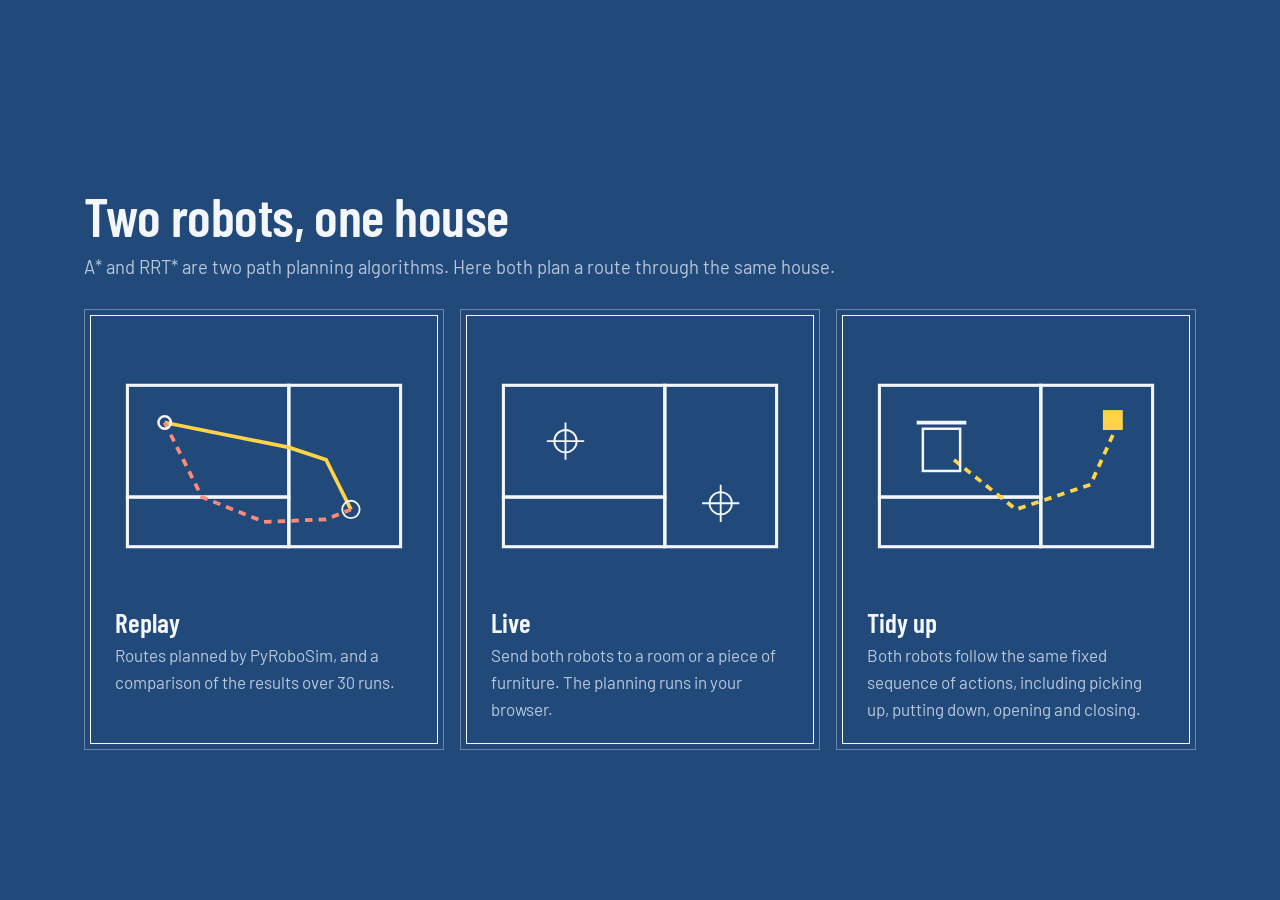
<file: web/index.html>
<!doctype html>
<html lang="en">
<head>
<meta charset="utf-8">
<meta name="viewport" content="width=device-width, initial-scale=1">
<meta name="color-scheme" content="dark">
<meta name="darkreader-lock">
<title>Two robots, one house: A* vs RRT*</title>
<link rel="preconnect" href="https://fonts.googleapis.com">
<link rel="preconnect" href="https://fonts.gstatic.com" crossorigin>
<link href="https://fonts.googleapis.com/css2?family=Barlow:ital,wght@0,400;0,500;0,600;1,400&family=Barlow+Condensed:wght@500;600&display=swap" rel="stylesheet">
<link rel="icon" href="favicon.svg" type="image/svg+xml">
<link rel="apple-touch-icon" href="favicon.png">
<link rel="stylesheet" href="style.css">
</head>
<body class="start">

<header>
  <h1>Two robots, one house</h1>
  <p>A* and RRT* are two path planning algorithms. Here both plan a route through the same house.</p>
</header>

<main>
  <div class="modes">
    <a class="mode" href="replay.html">
      <svg viewBox="0 0 240 150" aria-hidden="true">
        <rect x="10" y="10" width="130" height="90" fill="none" stroke="currentColor" stroke-width="2.5"/>
        <rect x="140" y="10" width="90" height="130" fill="none" stroke="currentColor" stroke-width="2.5"/>
        <rect x="10" y="100" width="130" height="40" fill="none" stroke="currentColor" stroke-width="2.5"/>
        <path d="M40 40 L140 60 L170 70 L190 110" fill="none" stroke="#ffd447" stroke-width="3"/>
        <path d="M40 40 L70 100 L120 120 L170 118 L190 110" fill="none" stroke="#ff8a7a" stroke-width="3" stroke-dasharray="6 5"/>
        <circle cx="40" cy="40" r="5" fill="none" stroke="currentColor" stroke-width="2"/>
        <circle cx="190" cy="110" r="7" fill="none" stroke="currentColor" stroke-width="1.5"/>
      </svg>
      <h2>Replay</h2>
      <p>Routes planned by PyRoboSim, and a comparison of the results over 30 runs.</p>
    </a>

    <a class="mode" href="live.html">
      <svg viewBox="0 0 240 150" aria-hidden="true">
        <rect x="10" y="10" width="130" height="90" fill="none" stroke="currentColor" stroke-width="2.5"/>
        <rect x="140" y="10" width="90" height="130" fill="none" stroke="currentColor" stroke-width="2.5"/>
        <rect x="10" y="100" width="130" height="40" fill="none" stroke="currentColor" stroke-width="2.5"/>
        <circle cx="60" cy="55" r="9" fill="none" stroke="currentColor" stroke-width="1.5"/>
        <path d="M60 40 V70 M45 55 H75" stroke="currentColor" stroke-width="1.5"/>
        <circle cx="185" cy="105" r="9" fill="none" stroke="currentColor" stroke-width="1.5"/>
        <path d="M185 90 V120 M170 105 H200" stroke="currentColor" stroke-width="1.5"/>
      </svg>
      <h2>Live</h2>
      <p>Send both robots to a room or a piece of furniture. The planning runs in your browser.</p>
    </a>
    <a class="mode" href="tidy.html">
      <svg viewBox="0 0 240 150" aria-hidden="true">
        <rect x="10" y="10" width="130" height="90" fill="none" stroke="currentColor" stroke-width="2.5"/>
        <rect x="140" y="10" width="90" height="130" fill="none" stroke="currentColor" stroke-width="2.5"/>
        <rect x="10" y="100" width="130" height="40" fill="none" stroke="currentColor" stroke-width="2.5"/>
        <rect x="190" y="30" width="16" height="16" fill="#ffd447"/>
        <path d="M198 50 L180 90 L120 110 L70 70" fill="none" stroke="#ffd447" stroke-width="3" stroke-dasharray="6 5"/>
        <rect x="45" y="45" width="30" height="34" fill="none" stroke="currentColor" stroke-width="2"/>
        <path d="M40 40 H80" stroke="currentColor" stroke-width="3"/>
      </svg>
      <h2>Tidy up</h2>
      <p>Both robots follow the same fixed sequence of actions, including picking up, putting down, opening and closing.</p>
    </a>
  </div>
</main>

</body>
</html>
</file>
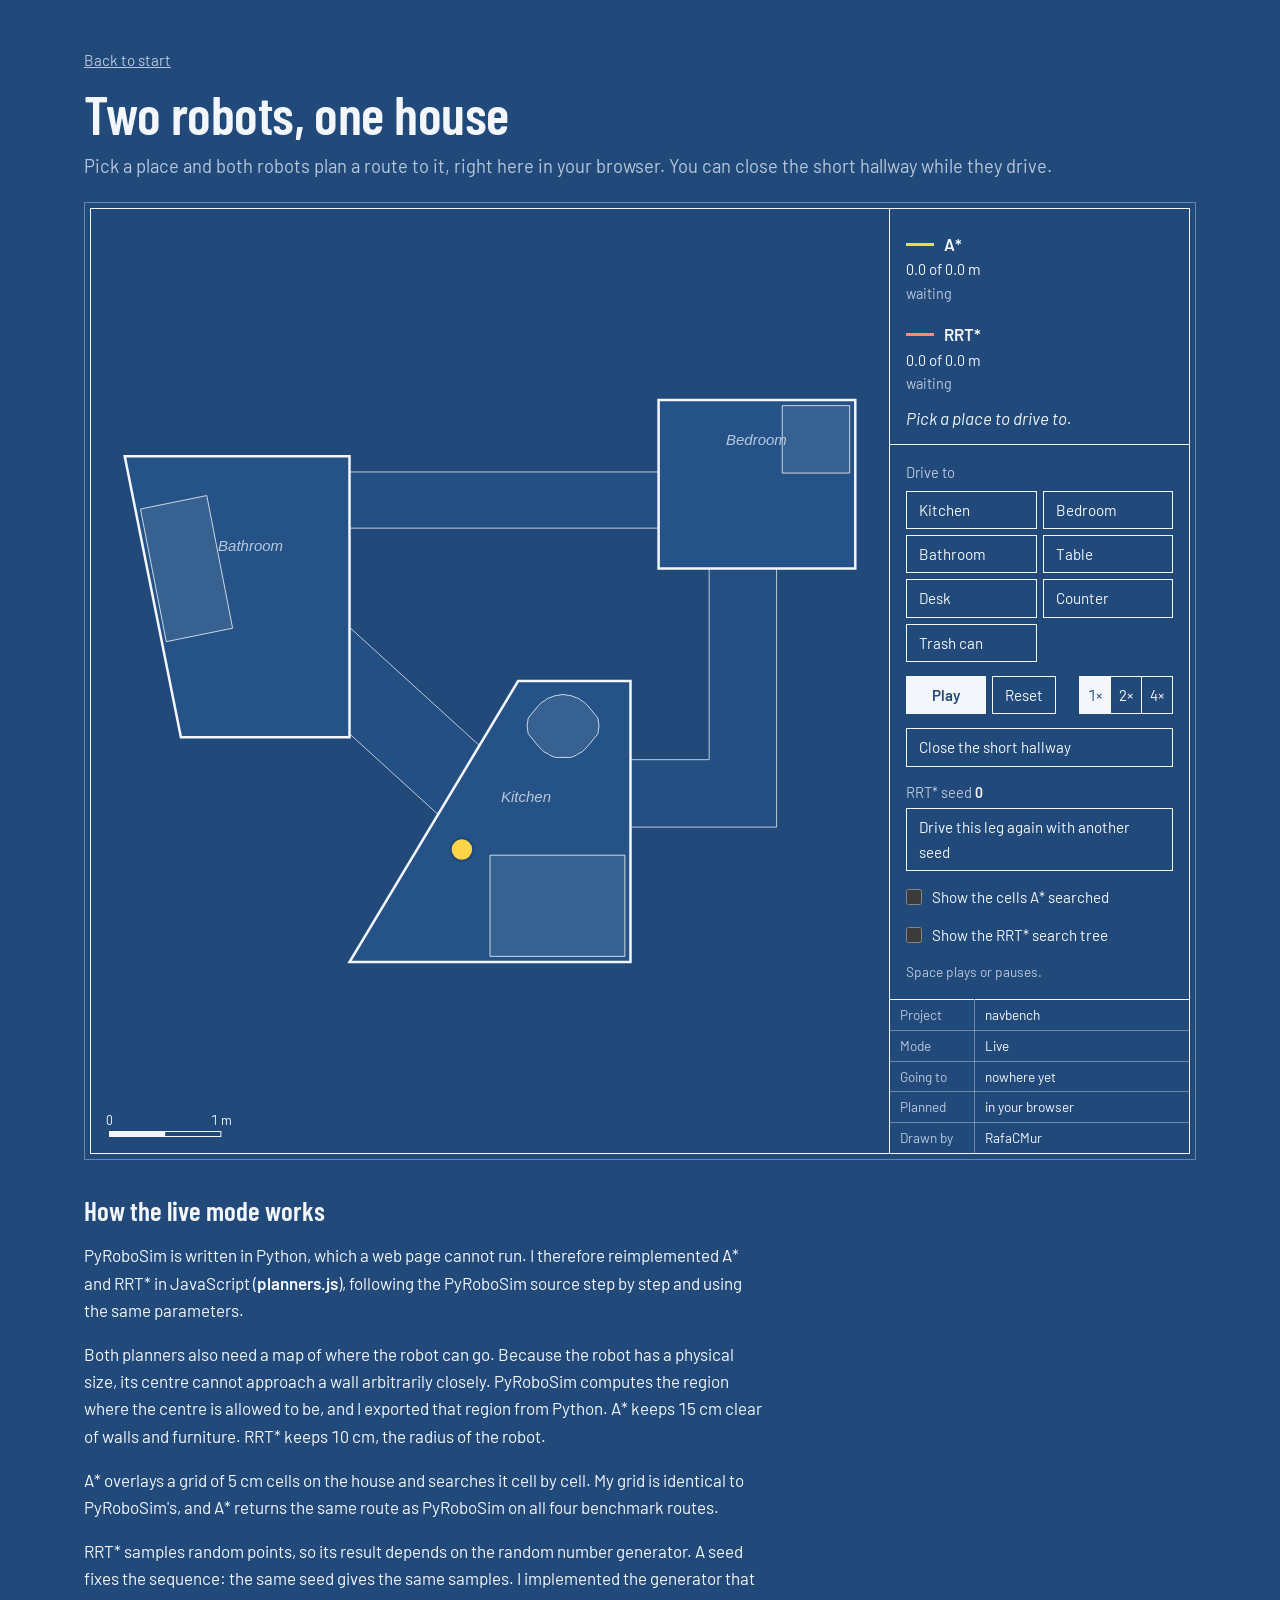
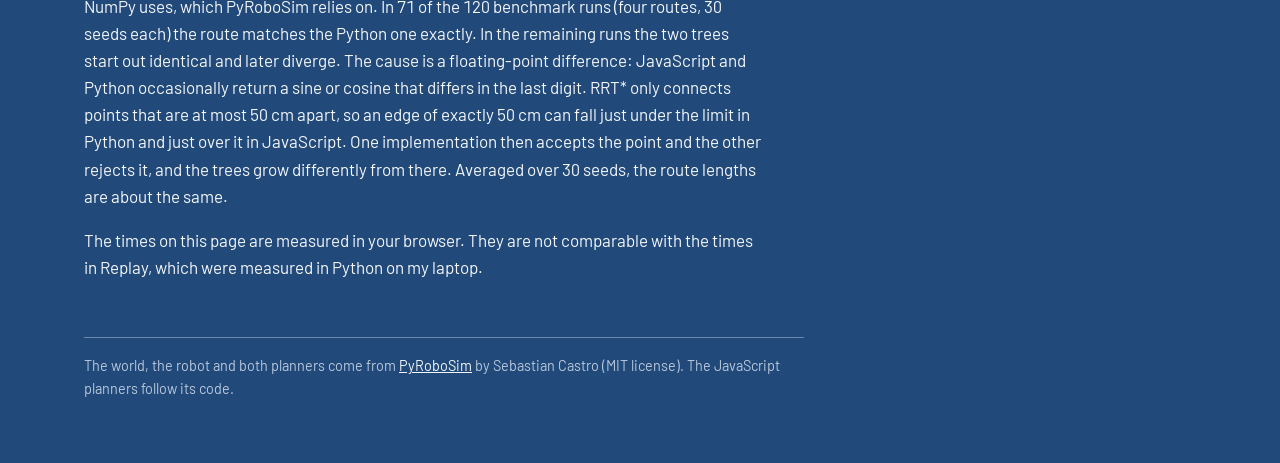
<file: web/live.html>
<!doctype html>
<html lang="en">
<head>
<meta charset="utf-8">
<meta name="viewport" content="width=device-width, initial-scale=1">
<meta name="color-scheme" content="dark">
<meta name="darkreader-lock">
<title>Two robots, one house: live</title>
<link rel="preconnect" href="https://fonts.googleapis.com">
<link rel="preconnect" href="https://fonts.gstatic.com" crossorigin>
<link href="https://fonts.googleapis.com/css2?family=Barlow:ital,wght@0,400;0,500;0,600;1,400&family=Barlow+Condensed:wght@500;600&display=swap" rel="stylesheet">
<link rel="icon" href="favicon.svg" type="image/svg+xml">
<link rel="apple-touch-icon" href="favicon.png">
<link rel="stylesheet" href="style.css">
</head>
<body>

<header>
  <p class="back"><a href="index.html">Back to start</a></p>
  <h1>Two robots, one house</h1>
  <p>Pick a place and both robots plan a route to it, right here in your browser. You can close the short hallway while they drive.</p>
</header>

<main>
  <section class="sheet">
    <canvas id="map"></canvas>

    <aside class="side">
      <div class="legend" id="robots"></div>
      <p class="result" id="result"></p>

      <div class="controls">
        <div class="field">
          Drive to
          <div class="places" id="places"></div>
        </div>

        <div class="buttons">
          <button id="play" class="primary">Pause</button>
          <button id="reset">Reset</button>
          <span class="speeds">
            <button data-speed="1" class="on">1×</button>
            <button data-speed="2">2×</button>
            <button data-speed="4">4×</button>
          </span>
        </div>

        <button id="hall">Close the short hallway</button>

        <div class="field">
          <span>RRT* seed <b id="seed-value">0</b></span>
          <button id="again">Drive this leg again with another seed</button>
        </div>

        <label class="check"><input id="search" type="checkbox"><span>Show the cells A* searched</span></label>
        <label class="check"><input id="tree" type="checkbox"><span>Show the RRT* search tree</span></label>

        <p class="keys" id="note">Space plays or pauses.</p>
      </div>

      <table class="titleblock">
        <tr><td>Project</td><td>navbench</td></tr>
        <tr><td>Mode</td><td>Live</td></tr>
        <tr><td>Going to</td><td id="tb-goal">nowhere yet</td></tr>
        <tr><td>Planned</td><td>in your browser</td></tr>
        <tr><td>Drawn by</td><td>RafaCMur</td></tr>
      </table>
    </aside>
  </section>

  <section class="text">
    <h2>How the live mode works</h2>
    <p>PyRoboSim is written in Python, which a web page cannot run. I therefore reimplemented A* and RRT* in JavaScript (<code>planners.js</code>), following the PyRoboSim source step by step and using the same parameters.</p>
    <p>Both planners also need a map of where the robot can go. Because the robot has a physical size, its centre cannot approach a wall arbitrarily closely. PyRoboSim computes the region where the centre is allowed to be, and I exported that region from Python. A* keeps 15 cm clear of walls and furniture. RRT* keeps 10 cm, the radius of the robot.</p>
    <p>A* overlays a grid of 5 cm cells on the house and searches it cell by cell. My grid is identical to PyRoboSim's, and A* returns the same route as PyRoboSim on all four benchmark routes.</p>
    <p>RRT* samples random points, so its result depends on the random number generator. A seed fixes the sequence: the same seed gives the same samples. I implemented the generator that NumPy uses, which PyRoboSim relies on. In 71 of the 120 benchmark runs (four routes, 30 seeds each) the route matches the Python one exactly. In the remaining runs the two trees start out identical and later diverge. The cause is a floating-point difference: JavaScript and Python occasionally return a sine or cosine that differs in the last digit. RRT* only connects points that are at most 50 cm apart, so an edge of exactly 50 cm can fall just under the limit in Python and just over it in JavaScript. One implementation then accepts the point and the other rejects it, and the trees grow differently from there. Averaged over 30 seeds, the route lengths are about the same.</p>
    <p>The times on this page are measured in your browser. They are not comparable with the times in Replay, which were measured in Python on my laptop.</p>
  </section>
</main>

<footer>
  <p>The world, the robot and both planners come from <a href="https://github.com/sea-bass/pyrobosim">PyRoboSim</a> by Sebastian Castro (MIT license). The JavaScript planners follow its code.</p>
</footer>

<script src="data.js"></script>
<script src="draw.js"></script>
<script src="planners.js"></script>
<script src="live.js"></script>
</body>
</html>
</file>
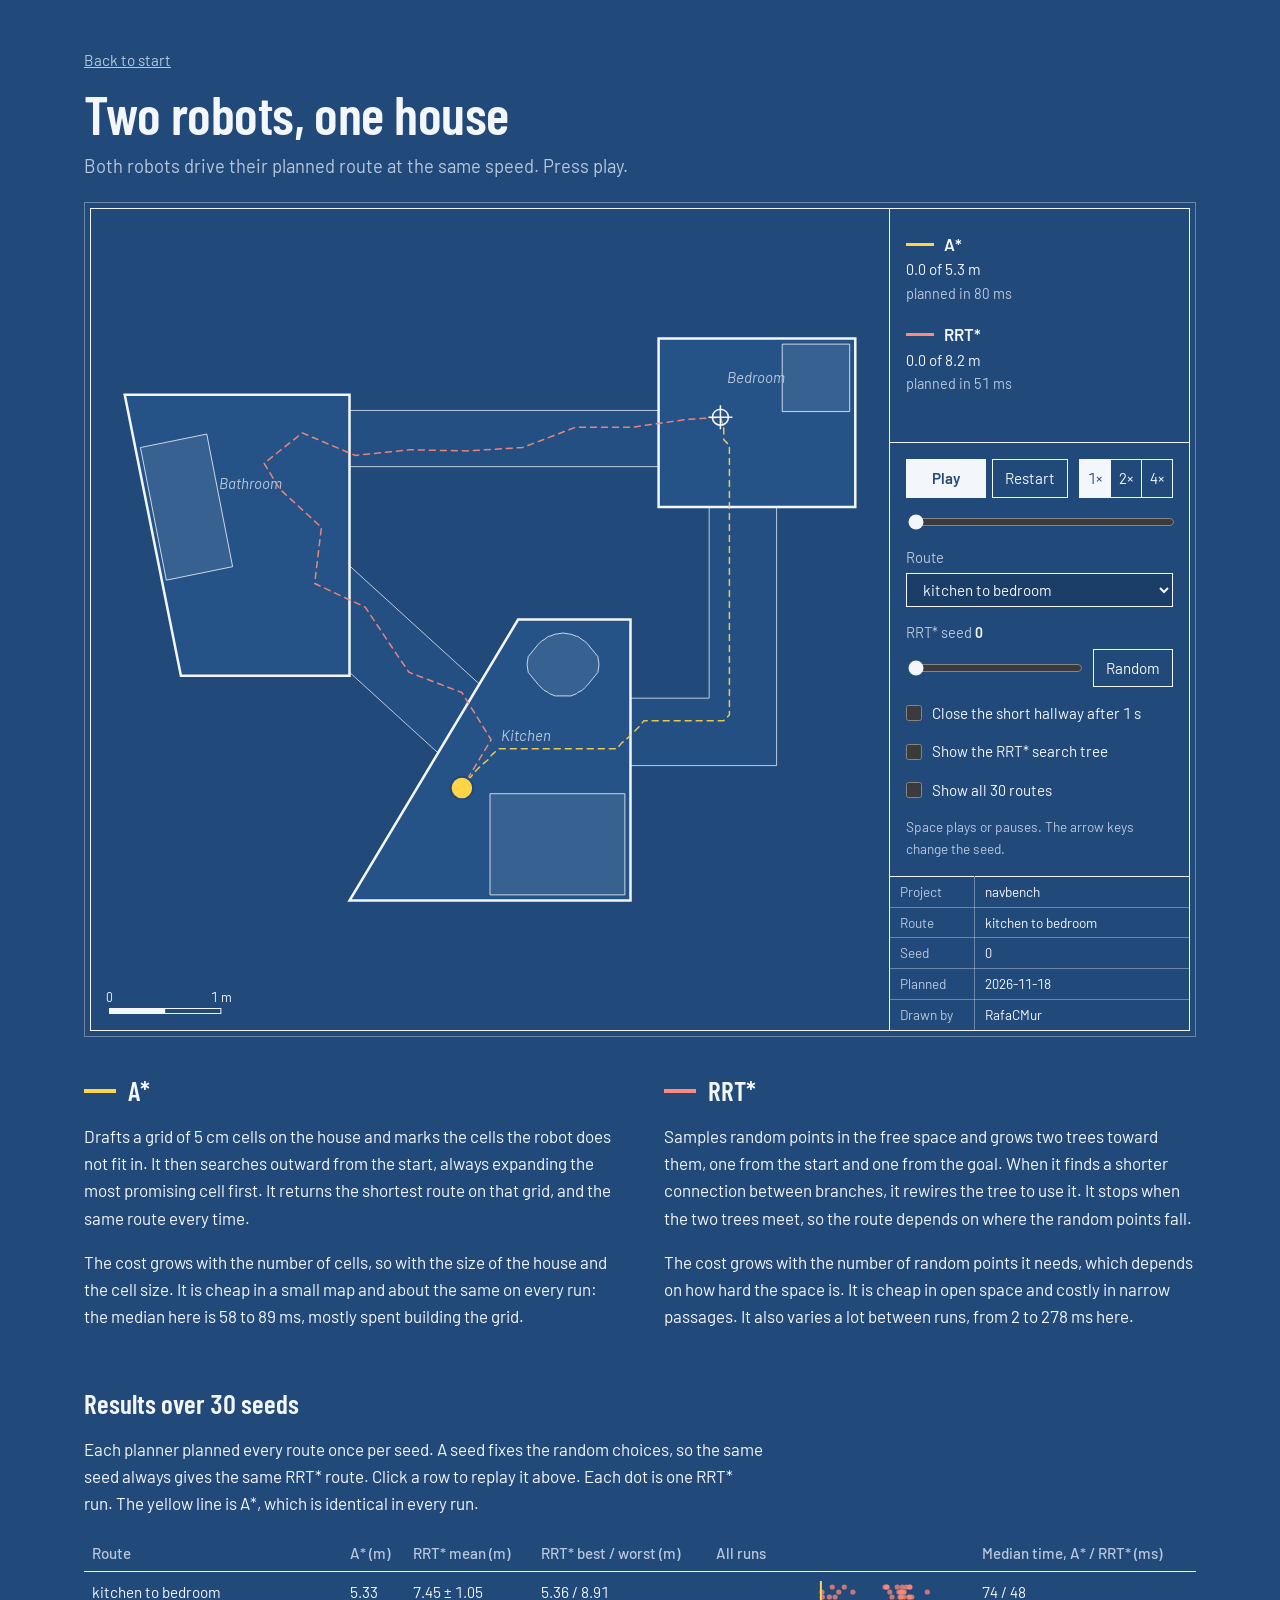
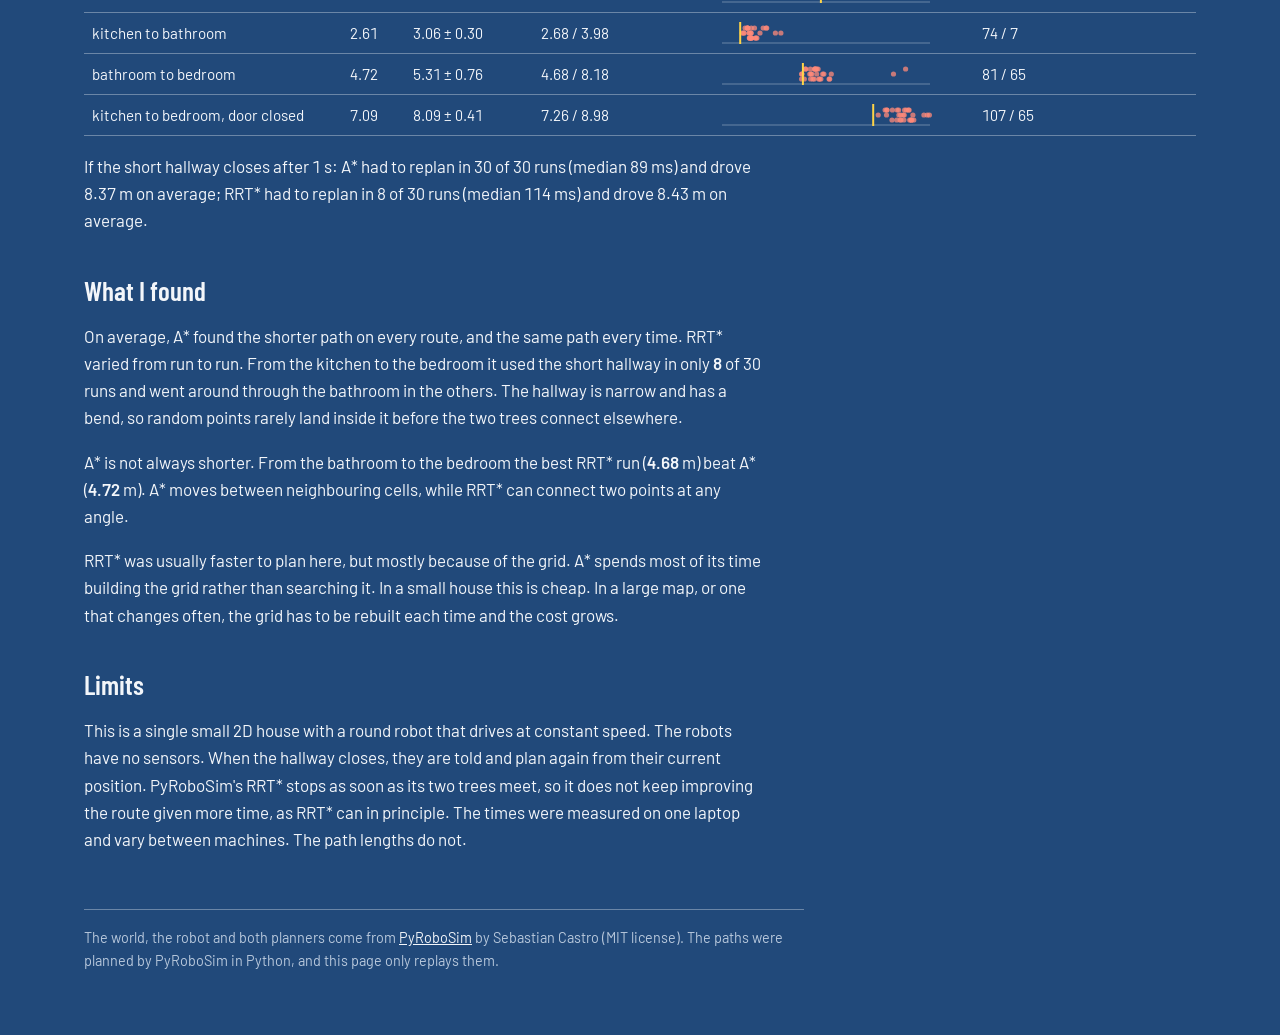
<file: web/replay.html>
<!doctype html>
<html lang="en">
<head>
<meta charset="utf-8">
<meta name="viewport" content="width=device-width, initial-scale=1">
<meta name="color-scheme" content="dark">
<meta name="darkreader-lock">
<title>Two robots, one house: A* vs RRT*</title>
<link rel="preconnect" href="https://fonts.googleapis.com">
<link rel="preconnect" href="https://fonts.gstatic.com" crossorigin>
<link href="https://fonts.googleapis.com/css2?family=Barlow:ital,wght@0,400;0,500;0,600;1,400&family=Barlow+Condensed:wght@500;600&display=swap" rel="stylesheet">
<link rel="icon" href="favicon.svg" type="image/svg+xml">
<link rel="apple-touch-icon" href="favicon.png">
<link rel="stylesheet" href="style.css">
</head>
<body>

<header>
  <p class="back"><a href="index.html">Back to start</a></p>
  <h1>Two robots, one house</h1>
  <p>Both robots drive their planned route at the same speed. Press play.</p>
</header>

<main>
  <section class="sheet">
    <canvas id="map"></canvas>

    <aside class="side">
      <div class="legend" id="robots"></div>
      <p class="result" id="result"></p>

      <div class="controls">
        <div class="buttons">
          <button id="play" class="primary">Play</button>
          <button id="restart">Restart</button>
          <span class="speeds">
            <button data-speed="1" class="on">1×</button>
            <button data-speed="2">2×</button>
            <button data-speed="4">4×</button>
          </span>
        </div>

        <input id="scrub" type="range" min="0" max="1000" value="0" aria-label="Time">

        <label class="field">
          Route
          <select id="scenario"></select>
        </label>

        <label class="field">
          <span>RRT* seed <b id="seed-value">0</b></span>
          <span class="seed-row">
            <input id="seed" type="range" min="0" max="29" value="0">
            <button id="dice" type="button" title="Random seed">Random</button>
          </span>
        </label>

        <label class="check"><input id="door" type="checkbox"><span>Close the short hallway after 1 s</span></label>
        <label class="check"><input id="tree" type="checkbox"><span>Show the RRT* search tree</span></label>
        <label class="check"><input id="all" type="checkbox"><span>Show all <span id="n-seeds">30</span> routes</span></label>

        <p class="keys">Space plays or pauses. The arrow keys change the seed.</p>
      </div>

      <table class="titleblock">
        <tr><td>Project</td><td>navbench</td></tr>
        <tr><td>Route</td><td id="tb-route"></td></tr>
        <tr><td>Seed</td><td id="tb-seed"></td></tr>
        <tr><td>Planned</td><td id="made"></td></tr>
        <tr><td>Drawn by</td><td>RafaCMur</td></tr>
      </table>
    </aside>
  </section>

  <section class="how">
    <div>
      <h2><span class="swatch astar"></span>A*</h2>
      <p>Drafts a grid of 5 cm cells on the house and marks the cells the robot does not fit in. It then searches outward from the start, always expanding the most promising cell first. It returns the shortest route on that grid, and the same route every time.</p>
      <p>The cost grows with the number of cells, so with the size of the house and the cell size. It is cheap in a small map and about the same on every run: the median here is 58 to 89 ms, mostly spent building the grid.</p>
    </div>
    <div>
      <h2><span class="swatch rrt"></span>RRT*</h2>
      <p>Samples random points in the free space and grows two trees toward them, one from the start and one from the goal. When it finds a shorter connection between branches, it rewires the tree to use it. It stops when the two trees meet, so the route depends on where the random points fall.</p>
      <p>The cost grows with the number of random points it needs, which depends on how hard the space is. It is cheap in open space and costly in narrow passages. It also varies a lot between runs, from 2 to 278 ms here.</p>
    </div>
  </section>

  <section class="text">
    <h2>Results over <span class="n-seeds">30</span> seeds</h2>
    <p>Each planner planned every route once per seed. A seed fixes the random choices, so the same seed always gives the same RRT* route. Click a row to replay it above. Each dot is one RRT* run. The yellow line is A*, which is identical in every run.</p>
    <table class="results">
      <thead>
        <tr><th>Route</th><th>A* (m)</th><th>RRT* mean (m)</th><th>RRT* best / worst (m)</th><th>All runs</th><th>Median time, A* / RRT* (ms)</th></tr>
      </thead>
      <tbody id="results"></tbody>
    </table>
    <p id="door-summary"></p>

    <h2>What I found</h2>
    <p>On average, A* found the shorter path on every route, and the same path every time. RRT* varied from run to run. From the kitchen to the bedroom it used the short hallway in only <b id="f-short"></b> of <span class="n-seeds">30</span> runs and went around through the bathroom in the others. The hallway is narrow and has a bend, so random points rarely land inside it before the two trees connect elsewhere.</p>
    <p>A* is not always shorter. From the bathroom to the bedroom the best RRT* run (<b id="f-rrt-best"></b> m) beat A* (<b id="f-astar-bb"></b> m). A* moves between neighbouring cells, while RRT* can connect two points at any angle.</p>
    <p>RRT* was usually faster to plan here, but mostly because of the grid. A* spends most of its time building the grid rather than searching it. In a small house this is cheap. In a large map, or one that changes often, the grid has to be rebuilt each time and the cost grows.</p>

    <h2>Limits</h2>
    <p>This is a single small 2D house with a round robot that drives at constant speed. The robots have no sensors. When the hallway closes, they are told and plan again from their current position. PyRoboSim's RRT* stops as soon as its two trees meet, so it does not keep improving the route given more time, as RRT* can in principle. The times were measured on one laptop and vary between machines. The path lengths do not.</p>
  </section>
</main>

<footer>
  <p>The world, the robot and both planners come from <a href="https://github.com/sea-bass/pyrobosim">PyRoboSim</a> by Sebastian Castro (MIT license). The paths were planned by PyRoboSim in Python, and this page only replays them.</p>
</footer>

<script src="data.js"></script>
<script src="draw.js"></script>
<script src="app.js"></script>
<script src="results.js"></script>
</body>
</html>
</file>
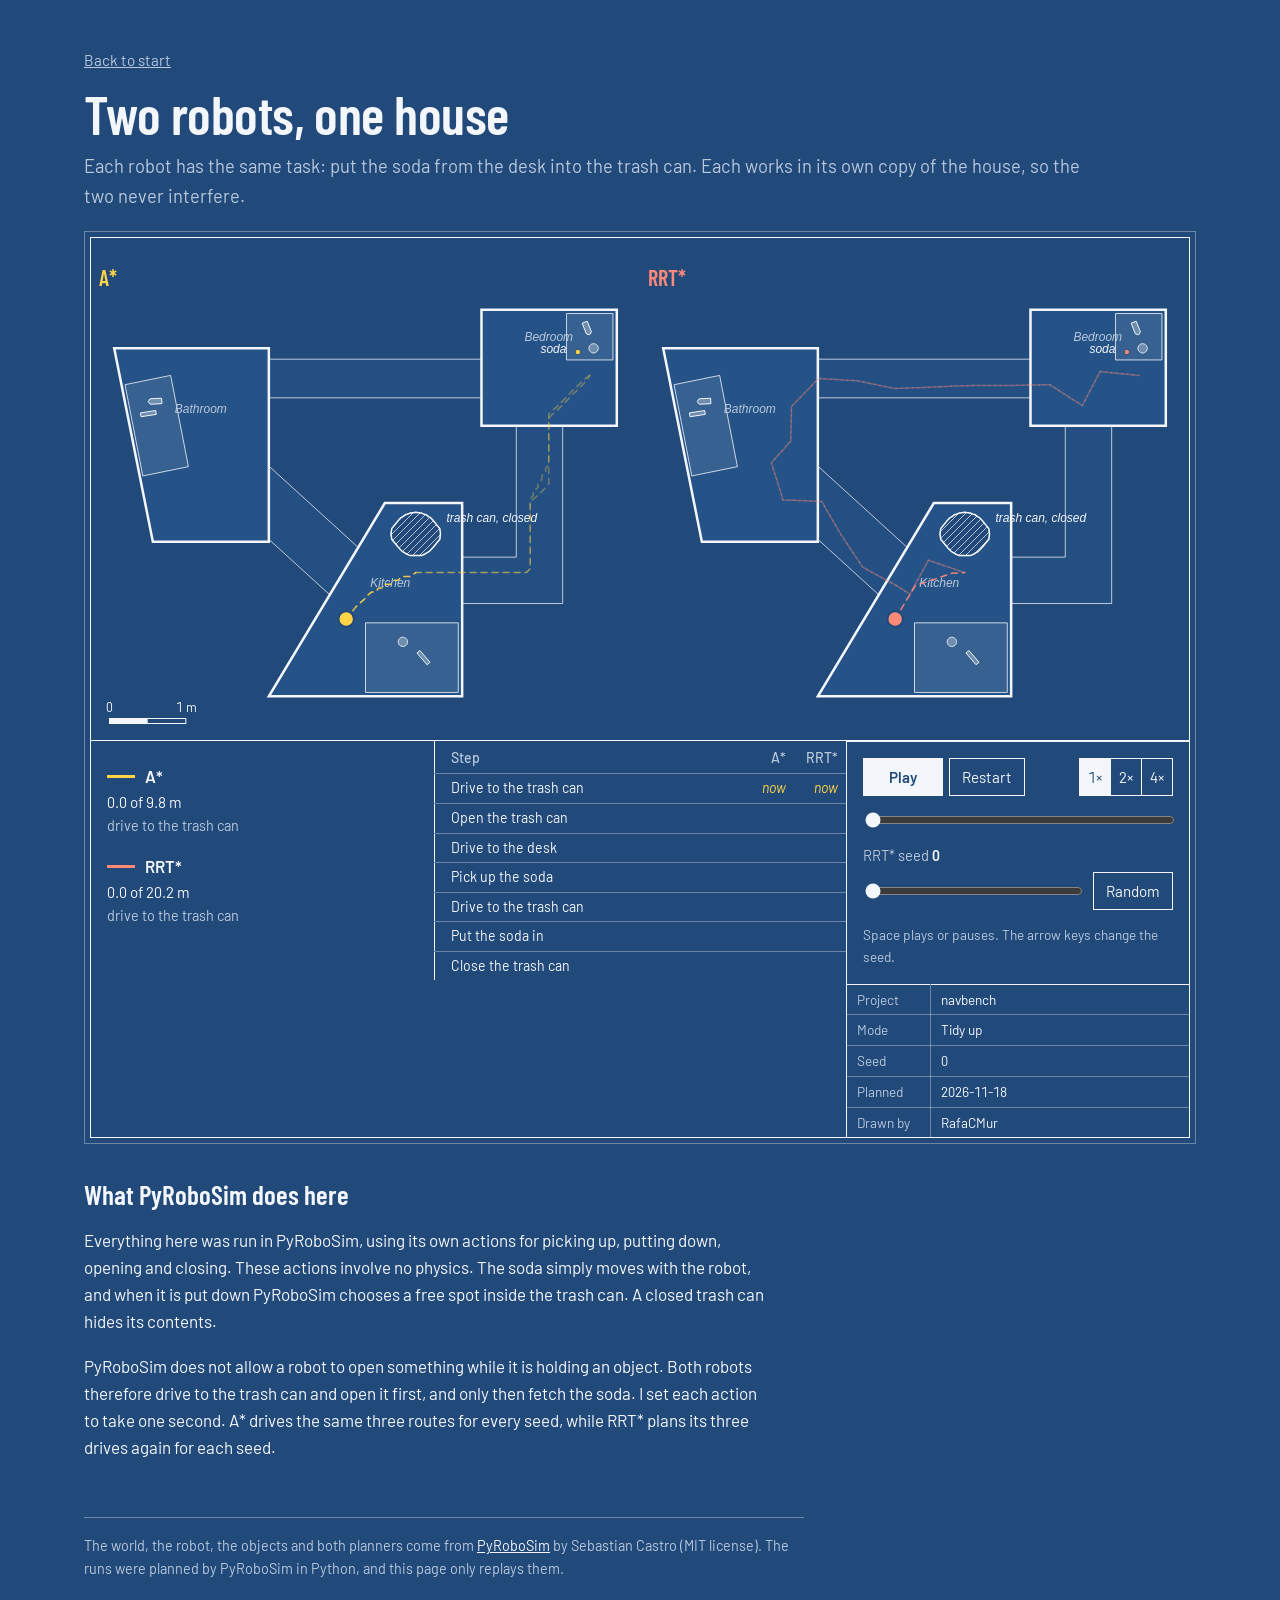
<file: web/tidy.html>
<!doctype html>
<html lang="en">
<head>
<meta charset="utf-8">
<meta name="viewport" content="width=device-width, initial-scale=1">
<meta name="color-scheme" content="dark">
<meta name="darkreader-lock">
<title>Two robots, one house: tidy up</title>
<link rel="preconnect" href="https://fonts.googleapis.com">
<link rel="preconnect" href="https://fonts.gstatic.com" crossorigin>
<link href="https://fonts.googleapis.com/css2?family=Barlow:ital,wght@0,400;0,500;0,600;1,400&family=Barlow+Condensed:wght@500;600&display=swap" rel="stylesheet">
<link rel="icon" href="favicon.svg" type="image/svg+xml">
<link rel="apple-touch-icon" href="favicon.png">
<link rel="stylesheet" href="style.css">
</head>
<body class="tidy">

<header>
  <p class="back"><a href="index.html">Back to start</a></p>
  <h1>Two robots, one house</h1>
  <p>Each robot has the same task: put the soda from the desk into the trash can. Each works in its own copy of the house, so the two never interfere.</p>
</header>

<main>
  <section class="sheet">
    <canvas id="map"></canvas>

    <aside class="side">
      <div>
        <div class="legend" id="robots"></div>
        <p class="result" id="result"></p>
      </div>

      <table class="steps">
        <thead><tr><th>Step</th><th>A*</th><th>RRT*</th></tr></thead>
        <tbody id="steps"></tbody>
      </table>

      <div class="col">
      <div class="controls">
        <div class="buttons">
          <button id="play" class="primary">Play</button>
          <button id="restart">Restart</button>
          <span class="speeds">
            <button data-speed="1" class="on">1×</button>
            <button data-speed="2">2×</button>
            <button data-speed="4">4×</button>
          </span>
        </div>

        <input id="scrub" type="range" min="0" max="1000" value="0" aria-label="Time">

        <label class="field">
          <span>RRT* seed <b id="seed-value">0</b></span>
          <span class="seed-row">
            <input id="seed" type="range" min="0" max="29" value="0">
            <button id="dice" type="button" title="Random seed">Random</button>
          </span>
        </label>

        <p class="keys">Space plays or pauses. The arrow keys change the seed.</p>
      </div>

      <table class="titleblock">
        <tr><td>Project</td><td>navbench</td></tr>
        <tr><td>Mode</td><td>Tidy up</td></tr>
        <tr><td>Seed</td><td id="tb-seed"></td></tr>
        <tr><td>Planned</td><td id="made"></td></tr>
        <tr><td>Drawn by</td><td>RafaCMur</td></tr>
      </table>
      </div>
    </aside>
  </section>

  <section class="text">
    <h2>What PyRoboSim does here</h2>
    <p>Everything here was run in PyRoboSim, using its own actions for picking up, putting down, opening and closing. These actions involve no physics. The soda simply moves with the robot, and when it is put down PyRoboSim chooses a free spot inside the trash can. A closed trash can hides its contents.</p>
    <p>PyRoboSim does not allow a robot to open something while it is holding an object. Both robots therefore drive to the trash can and open it first, and only then fetch the soda. I set each action to take one second. A* drives the same three routes for every seed, while RRT* plans its three drives again for each seed.</p>
  </section>
</main>

<footer>
  <p>The world, the robot, the objects and both planners come from <a href="https://github.com/sea-bass/pyrobosim">PyRoboSim</a> by Sebastian Castro (MIT license). The runs were planned by PyRoboSim in Python, and this page only replays them.</p>
</footer>

<script src="data.js"></script>
<script src="draw.js"></script>
<script src="tidy.js"></script>
</body>
</html>
</file>
<file: web/style.css>
/* Blueprint sheet: one blue, white ink, two pen colours for the robots. */
:root {
  color-scheme: dark;
  --sheet: #21497a;
  --sheet-dark: #1b3e69;
  --ink: #f3f6fa;
  --muted: #b8c8dc;
  --rule: rgba(243, 246, 250, 0.35);
  --astar: #ffd447;
  --rrt: #ff8a7a;
}

* { box-sizing: border-box; }

body {
  margin: 0;
  background: var(--sheet);
  color: var(--ink);
  font: 17px/1.6 Barlow, "Helvetica Neue", Arial, sans-serif;
  font-variant-numeric: tabular-nums;
}

header, main, footer { max-width: 1160px; margin: 0 auto; padding: 0 24px; }
header { padding-top: 48px; padding-bottom: 20px; }

h1, h2 { font-family: "Barlow Condensed", Barlow, sans-serif; font-weight: 600; line-height: 1.1; }
h1 { font-size: 3.4rem; margin: 0; letter-spacing: -0.01em; }
header p { margin: 8px 0 0; color: var(--muted); font-size: 1.15rem; max-width: 100ch; }
h2 { font-size: 1.7rem; margin: 2.6rem 0 0.5rem; }

a { color: var(--ink); }
b { font-weight: 600; }

/* the drawing frame: an outer and an inner line, like a printed sheet */
.sheet {
  display: grid;
  grid-template-columns: minmax(0, 1fr) 300px;
  border: 1px solid var(--ink);
  outline: 1px solid var(--rule);
  outline-offset: 5px;
  margin: 6px;
}

#map { display: block; width: 100%; height: 100%; min-height: 460px; }

.side {
  border-left: 1px solid var(--ink);
  display: flex;
  flex-direction: column;
}

.legend { padding: 16px 16px 0; }
.legend .row { padding: 6px 0 10px; }
.legend .name { display: flex; align-items: center; gap: 10px; font-weight: 600; font-size: 1.05rem; }
.legend .pen { width: 28px; border-top: 3px solid; }
.legend .nums { font-size: 0.95rem; }
.legend .status { color: var(--muted); font-size: 0.9rem; }
.result { margin: 0; padding: 0 16px 12px; min-height: 2.2em; font-style: italic; }

.controls {
  border-top: 1px solid var(--ink);
  padding: 16px;
  display: flex;
  flex-direction: column;
  gap: 14px;
  flex: 1;
}
.buttons { display: flex; gap: 6px; }
.speeds { margin-left: auto; display: flex; }
.speeds button { padding: 6px 8px; margin-left: -1px; }
.field { display: flex; flex-direction: column; gap: 4px; font-size: 0.92rem; color: var(--muted); }
.field b { color: var(--ink); }
.seed-row { display: flex; gap: 8px; align-items: center; }
.seed-row input { flex: 1; }
.check { display: flex; gap: 10px; align-items: center; font-size: 0.95rem; cursor: pointer; }
.check.off { opacity: 0.45; cursor: default; }
.keys { margin: 0; font-size: 0.85rem; color: var(--muted); }

button, select {
  font: inherit;
  font-size: 0.95rem;
  color: var(--ink);
  background: transparent;
  border: 1px solid var(--ink);
  border-radius: 0;
  padding: 6px 12px;
  cursor: pointer;
}
select { background: var(--sheet-dark); }
button:hover { background: rgba(243, 246, 250, 0.12); }
button.primary { background: var(--ink); color: var(--sheet); font-weight: 600; min-width: 80px; }
button.on { background: var(--ink); color: var(--sheet); }
button:focus-visible, select:focus-visible, input:focus-visible { outline: 2px solid var(--astar); outline-offset: 2px; }
input[type=range], input[type=checkbox] { accent-color: var(--ink); }
input[type=checkbox] { width: 16px; height: 16px; margin: 0; }
#scrub { width: 100%; }

.titleblock { border-collapse: collapse; width: 100%; font-size: 0.85rem; border-top: 1px solid var(--ink); }
.titleblock td { padding: 4px 10px; border-bottom: 1px solid var(--rule); }
.titleblock tr:last-child td { border-bottom: 0; }
.titleblock td:first-child { color: var(--muted); width: 84px; border-right: 1px solid var(--rule); }

.how { display: grid; grid-template-columns: 1fr 1fr; gap: 48px; margin-top: 20px; }
.how h2 { display: flex; align-items: center; gap: 12px; margin-top: 1.6rem; }
.swatch { width: 32px; border-top: 4px solid; }
.swatch.astar { border-color: var(--astar); }
.swatch.rrt { border-color: var(--rrt); }
.how p, .text p { max-width: 68ch; }

.results { width: 100%; border-collapse: collapse; font-size: 0.95rem; margin: 12px 0; }
.results th { text-align: left; font-weight: 500; color: var(--muted); border-bottom: 1px solid var(--ink); padding: 6px 8px; }
.results td { border-bottom: 1px solid var(--rule); padding: 7px 8px; }
.results svg { display: block; }
.results tbody tr { cursor: pointer; }
.results tbody tr:hover td { background: var(--sheet-dark); }
.dim { color: var(--muted); }

footer { margin-top: 56px; padding-bottom: 48px; color: var(--muted); font-size: 0.9rem; }
footer p { border-top: 1px solid var(--rule); padding-top: 16px; max-width: 90ch; }

@media (max-width: 880px) {
  .sheet { grid-template-columns: 1fr; }
  #map { height: auto; min-height: 0; aspect-ratio: 7 / 5.6; }
  .side { border-left: 0; border-top: 1px solid var(--ink); }
  .how { grid-template-columns: 1fr; gap: 0; }
  .results { display: block; overflow-x: auto; }
  h1 { font-size: 2.5rem; }
}

.back { margin: 0 0 12px; font-size: 0.95rem; }
.back a { color: var(--muted); }
.back a:hover { color: var(--ink); }

.start header { padding-top: clamp(24px, 6vh, 64px); padding-bottom: 0; }
.start header p { max-width: none; }
.modes { display: grid; grid-template-columns: repeat(3, 1fr); gap: 28px; margin: clamp(16px, 4vh, 32px) 6px 24px; }
.mode {
  display: block;
  color: var(--ink);
  text-decoration: none;
  padding: 20px 24px;
  border: 1px solid var(--ink);
  outline: 1px solid var(--rule);
  outline-offset: 5px;
}
.mode svg { display: block; width: 100%; height: clamp(100px, 30vh, 260px); margin-bottom: 12px; }
.mode h2 { margin: 0 0 4px; }
.mode p { margin: 0; color: var(--muted); }
a.mode:hover { background: var(--sheet-dark); }
a.mode:focus-visible { outline: 2px solid var(--astar); outline-offset: 5px; }
.mode.soon { opacity: 0.55; border-style: dashed; }

@media (max-width: 880px) {
  .modes { grid-template-columns: 1fr; }
  .mode svg { height: auto; }
}

.places { display: grid; grid-template-columns: 1fr 1fr; gap: 6px; margin-top: 2px; }
.places button { text-align: left; }
#hall, #again { width: 100%; text-align: left; }
code { font-family: inherit; font-weight: 600; }

.start { min-height: 100vh; display: flex; flex-direction: column; justify-content: center; }
.start header, .start main { width: 100%; }

.steps { border-collapse: collapse; width: 100%; font-size: 0.88rem; border-top: 1px solid var(--ink); }
.steps th { text-align: left; font-weight: 500; color: var(--muted); padding: 6px 8px 4px; }
.steps td { padding: 3px 8px; border-top: 1px solid var(--rule); }
.steps th:first-child, .steps td:first-child { padding-left: 16px; }
.steps td:not(:first-child), .steps th:not(:first-child) { width: 52px; text-align: right; }
.steps td.now { font-style: italic; color: var(--astar); }

.tidy .sheet { grid-template-columns: 1fr; }
.tidy #map { height: auto; min-height: 0; aspect-ratio: 14 / 6.4; }
.tidy .side { border-left: 0; border-top: 1px solid var(--ink); display: grid; grid-template-columns: 1fr 1.2fr 1fr; }
.tidy .side > * + * { border-left: 1px solid var(--ink); }
.tidy .steps { border-top: 0; align-self: start; }
.tidy .col { display: flex; flex-direction: column; }

@media (max-width: 880px) {
  .tidy #map { aspect-ratio: 7 / 11; }
  .tidy .side { grid-template-columns: 1fr; }
  .tidy .side > * + * { border-left: 0; border-top: 1px solid var(--ink); }
}
</file>
